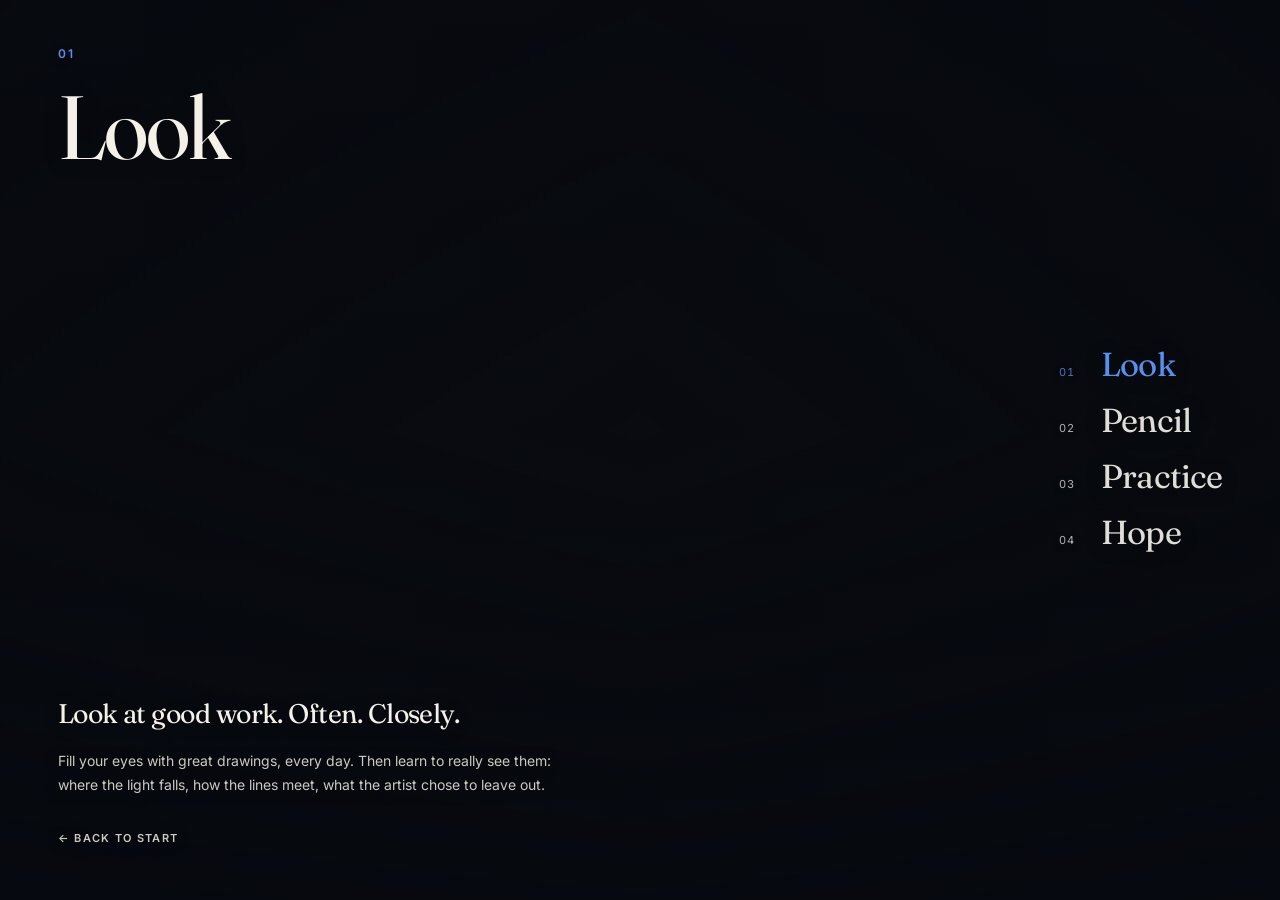
<file: look.html>
<!DOCTYPE html>
<html lang="en">
<head>
  <meta charset="UTF-8">
  <meta name="viewport" content="width=device-width, initial-scale=1.0">
  <title>01. Look — How to Draw Better</title>
  <link rel="preconnect" href="https://fonts.googleapis.com">
  <link rel="preconnect" href="https://fonts.gstatic.com" crossorigin>
  <link href="https://fonts.googleapis.com/css2?family=Reenie+Beanie&family=Fraunces:ital,opsz,wght@0,9..144,300..700;1,9..144,300..700&family=Inter:wght@400;600&display=swap" rel="stylesheet">
  <link rel="stylesheet" href="style.css">
  <script src="wheel-navigation.js" defer></script>
</head>
<body>
  <video class="bg" src="videos/step1.mp4" autoplay muted loop playsinline></video>

  <div class="page">
    <header class="title">
      <p class="num">01</p>
      <h1>Look</h1>
    </header>

    <nav class="steps">
      <a href="look.html" class="current" aria-current="page"><span class="step-number">01</span><span>Look</span></a>
      <a href="pencil.html"><span class="step-number">02</span><span>Pencil</span></a>
      <a href="practice.html"><span class="step-number">03</span><span>Practice</span></a>
      <a href="hope.html"><span class="step-number">04</span><span>Hope</span></a>
    </nav>

    <section class="intro">
      <p class="dek">Look at good work. Often. Closely.</p>
      <p class="byline">Fill your eyes with great drawings, every day. Then learn to really see them: where the light falls, how the lines meet, what the artist chose to leave out.</p>
      <a class="back" href="index.html">← Back to start</a>
    </section>
  </div>
</body>
</html>
</file>
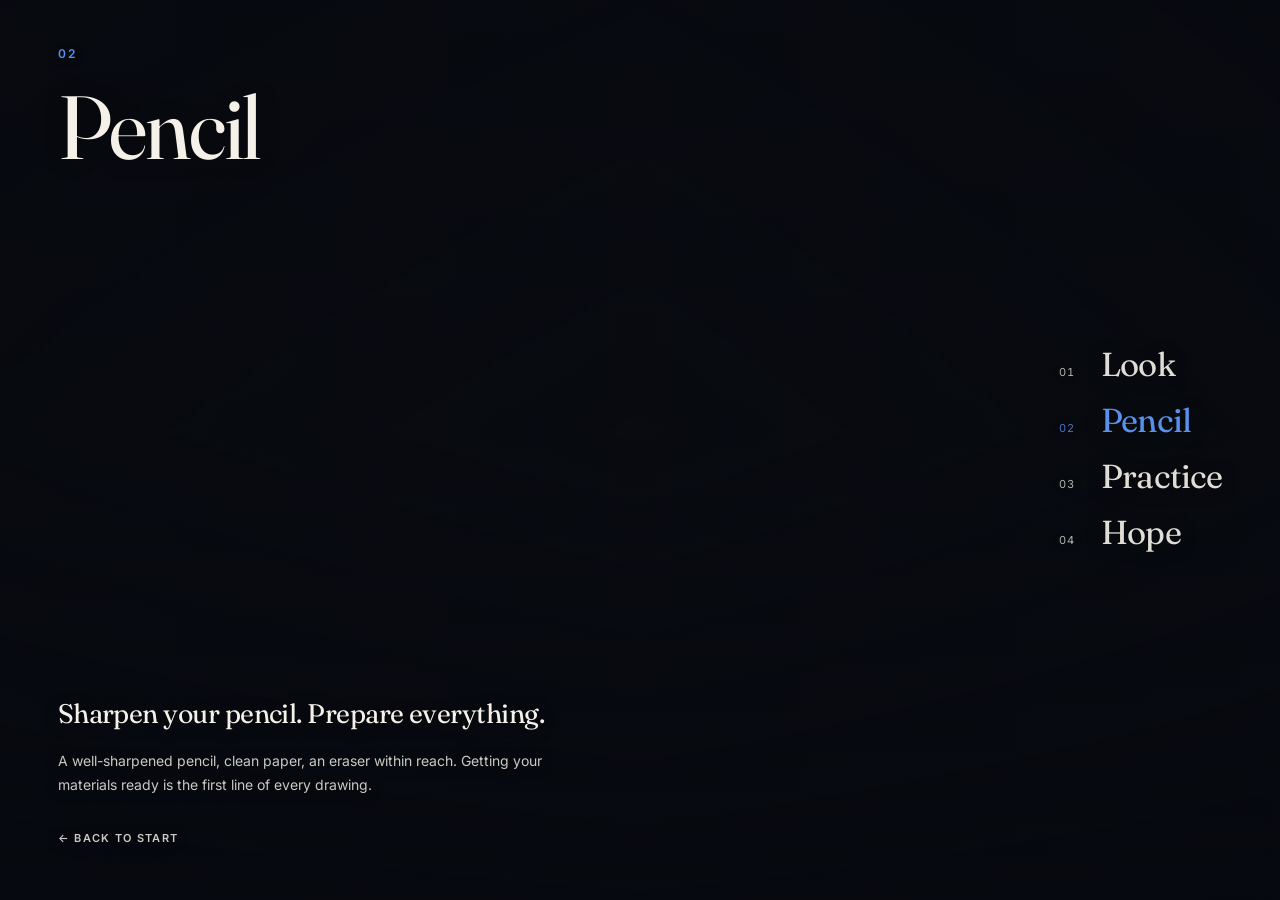
<file: pencil.html>
<!DOCTYPE html>
<html lang="en">
<head>
  <meta charset="UTF-8">
  <meta name="viewport" content="width=device-width, initial-scale=1.0">
  <title>02. Pencil — How to Draw Better</title>
  <link rel="preconnect" href="https://fonts.googleapis.com">
  <link rel="preconnect" href="https://fonts.gstatic.com" crossorigin>
  <link href="https://fonts.googleapis.com/css2?family=Reenie+Beanie&family=Fraunces:ital,opsz,wght@0,9..144,300..700;1,9..144,300..700&family=Inter:wght@400;600&display=swap" rel="stylesheet">
  <link rel="stylesheet" href="style.css">
  <script src="wheel-navigation.js" defer></script>
</head>
<body>
  <video class="bg" src="videos/step2.mp4" autoplay muted loop playsinline></video>

  <div class="page">
    <header class="title">
      <p class="num">02</p>
      <h1>Pencil</h1>
    </header>

    <nav class="steps">
      <a href="look.html"><span class="step-number">01</span><span>Look</span></a>
      <a href="pencil.html" class="current" aria-current="page"><span class="step-number">02</span><span>Pencil</span></a>
      <a href="practice.html"><span class="step-number">03</span><span>Practice</span></a>
      <a href="hope.html"><span class="step-number">04</span><span>Hope</span></a>
    </nav>

    <section class="intro">
      <p class="dek">Sharpen your pencil. Prepare everything.</p>
      <p class="byline">A well-sharpened pencil, clean paper, an eraser within reach. Getting your materials ready is the first line of every drawing.</p>
      <a class="back" href="index.html">← Back to start</a>
    </section>
  </div>
</body>
</html>
</file>
<file: style.css>
:root {
  --white: #f5f1e9;
  --muted: #ccc9c2;
  --accent: #5890ed;
  --sans: "Inter", system-ui, sans-serif;
  --serif: "Fraunces", Georgia, serif;
  --hand: "Reenie Beanie", cursive;
  --gap: clamp(24px, 4.5vw, 84px);
}

* { box-sizing: border-box; }
body {
  margin: 0;
  background: #090b10;
  color: var(--white);
  font-family: var(--sans);
  -webkit-font-smoothing: antialiased;
}
.bg {
  position: fixed;
  inset: 0;
  width: 100%;
  height: 100%;
  object-fit: cover;
  z-index: -2;
}
body::before {
  content: "";
  position: fixed;
  inset: 0;
  z-index: -1;
  pointer-events: none;
  background: linear-gradient(180deg, rgba(6, 9, 15, .32), transparent 48%, rgba(6, 9, 15, .72)),
              linear-gradient(90deg, rgba(6, 9, 15, .34), rgba(6, 9, 15, .08) 50%, rgba(6, 9, 15, .4));
}
.page {
  min-height: 100vh;
  min-height: 100svh;
  display: grid;
  grid-template-rows: auto 1fr auto;
}
.title {
  padding: clamp(32px, 5vh, 64px) var(--gap) 0;
  text-shadow: 0 2px 24px rgba(0, 0, 0, .2);
}
.title h1 {
  margin: 0;
  font-family: var(--serif);
  font-size: clamp(58px, 7vw, 112px);
  font-weight: 400;
  line-height: 1.02;
  letter-spacing: -.025em;
  text-wrap: balance;
}
.title h1 em {
  font-family: var(--hand);
  font-size: 1.13em;
  font-weight: 400;
  letter-spacing: -.035em;
}
.title .num {
  margin: 0 0 18px;
  color: var(--accent);
  font-family: var(--sans);
  font-size: 12px;
  font-weight: 600;
  line-height: 1.5;
  letter-spacing: .18em;
}
.steps {
  display: flex;
  flex-direction: column;
  align-items: stretch;
  width: max-content;
  max-width: 100%;
  margin-left: auto;
  justify-content: center;
  gap: 12px;
  padding: 32px var(--gap);
  text-shadow: 0 2px 18px rgba(0, 0, 0, .4);
}
.steps a {
  display: grid;
  grid-template-columns: 24px 1fr;
  align-items: baseline;
  gap: 18px;
  min-height: 44px;
  font-family: var(--serif);
  font-size: clamp(28px, 2.6vw, 42px);
  font-weight: 400;
  line-height: 1.2;
  letter-spacing: -.025em;
  color: #e0ddd6;
  text-decoration: none;
  transform-origin: left center;
  transition: color .2s, transform .25s ease;
}
.step-number {
  font-family: var(--sans);
  font-size: 11px;
  font-weight: 400;
  letter-spacing: .08em;
  font-variant-numeric: tabular-nums;
  opacity: .8;
}
.steps a:not(.current):hover {
  color: #fff;
  transform: scale(1.035);
}
.steps a.current { color: var(--accent); }
a:focus-visible {
  outline: 1px solid var(--white);
  outline-offset: 7px;
  border-radius: 2px;
}
.intro {
  padding: 24px var(--gap) clamp(28px, 4.5vh, 56px);
  text-shadow: 0 2px 16px rgba(0, 0, 0, .45);
}
.intro p { margin: 0; }
.dek {
  max-width: 34ch;
  font-family: var(--serif);
  font-size: clamp(23px, 2.1vw, 32px);
  font-weight: 400;
  line-height: 1.4;
  letter-spacing: -.02em;
  text-wrap: pretty;
}
.byline {
  max-width: 58ch;
  margin-top: 16px !important;
  color: var(--muted);
  font-size: clamp(14px, 1.05vw, 16px);
  line-height: 1.75;
  text-wrap: pretty;
}
.back {
  display: inline-flex;
  align-items: center;
  min-height: 44px;
  margin-top: 18px;
  font-size: 11px;
  font-weight: 600;
  color: var(--muted);
  text-decoration: none;
  letter-spacing: .12em;
  text-transform: uppercase;
  transition: color .2s;
}
.back:hover { color: var(--white); }
::selection { background: var(--accent); color: #161616; }
@media (max-width: 600px) {
  .title h1 { font-size: clamp(48px, 11.5vw, 68px); }
  .title .num { margin-bottom: 12px; }
  .steps { gap: 6px; padding-top: 28px; padding-bottom: 28px; }
  .steps a { font-size: 29px; gap: 14px; }
  .dek { font-size: 23px; }
  .byline { line-height: 1.7; }
}
@media (prefers-reduced-motion: reduce) {
  .steps a, .back { transition: none; }
  .steps a:not(.current):hover { transform: none; }
}

/* Keep the chapter navigation anchored independently of page copy. */
@media (min-width: 900px) and (min-height: 700px) {
  .steps {
    position: fixed;
    top: 50%;
    right: 0;
    transform: translateY(-50%);
    z-index: 1;
  }
  .intro { grid-row: 3; }
}
/* A shared fade for menu links, return links, and wheel navigation. */
body::after {
  content: "";
  position: fixed;
  inset: 0;
  z-index: 100;
  background: #090b10;
  pointer-events: none;
  opacity: 0;
  animation: page-arrive 380ms ease-out;
  transition: opacity 220ms ease-in;
}
.page-leaving body::after {
  animation: none;
  opacity: 1;
  pointer-events: auto;
}
@keyframes page-arrive {
  from { opacity: 1; }
  to { opacity: 0; }
}
@media (prefers-reduced-motion: reduce) {
  body::after { animation: none; transition: none; }
}
</file>
